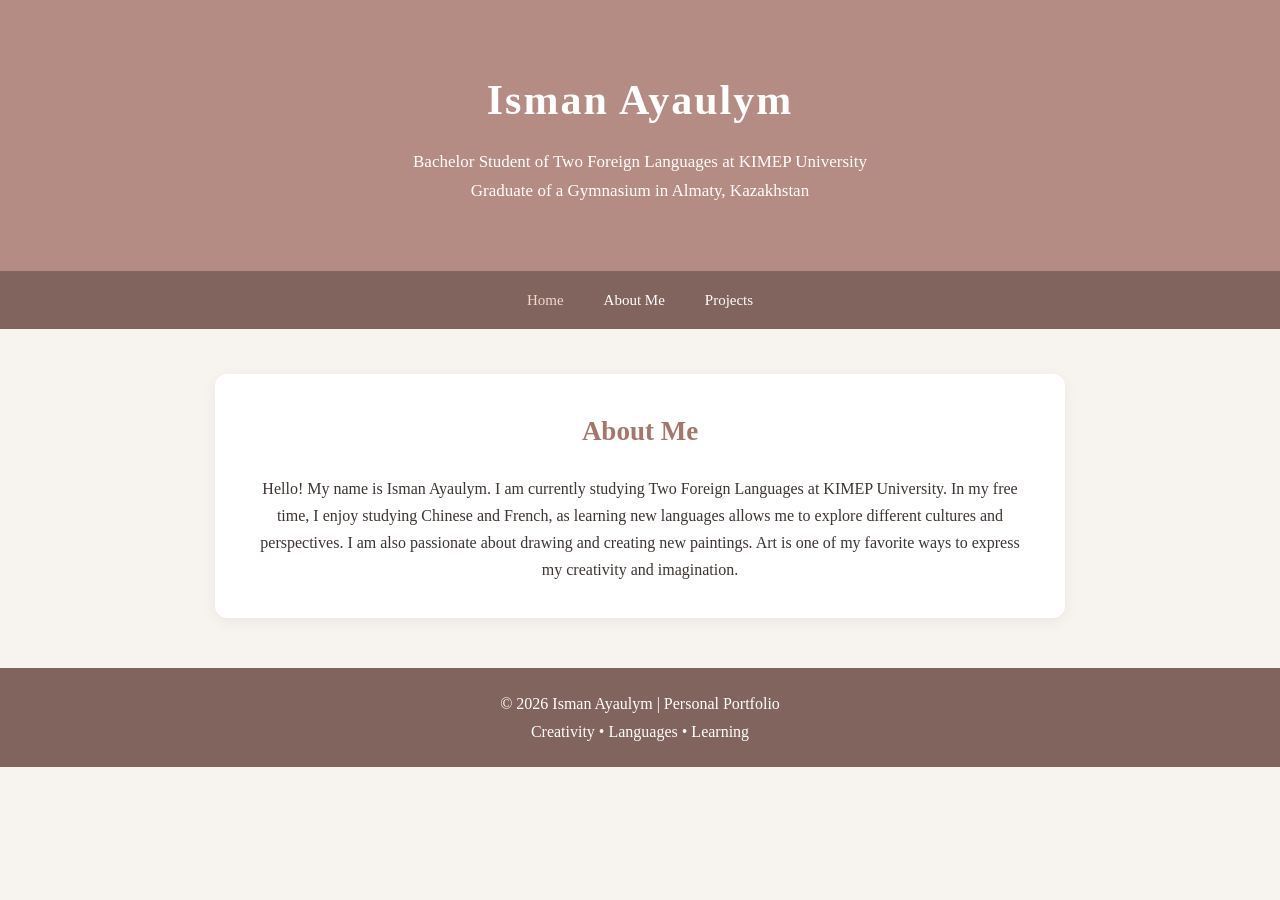
<file: index.html>
<!DOCTYPE html>
<html lang="en">
<head>
    <meta charset="UTF-8">
    <meta name="viewport" content="width=device-width, initial-scale=1.0">
    <title>Isman Ayaulym | Personal Portfolio</title>
    <link rel="stylesheet" href="style.css">
</head>
<body>

    <header>
        <h1>Isman Ayaulym</h1>
        <p>Bachelor Student of Two Foreign Languages at KIMEP University</p>
        <p>Graduate of a Gymnasium in Almaty, Kazakhstan</p>
    </header>

    <nav aria-label="Main navigation">
        <a href="index.html" aria-current="page">Home</a>
        <a href="about.html">About Me</a>
        <a href="projects.html">Projects</a>
    </nav>

    <section class="about">
        <h2>About Me</h2>
        <p>
            Hello! My name is Isman Ayaulym. I am currently studying
            Two Foreign Languages at KIMEP University. In my free time,
            I enjoy studying Chinese and French, as learning new languages
            allows me to explore different cultures and perspectives.
            I am also passionate about drawing and creating new paintings.
            Art is one of my favorite ways to express my creativity and imagination.
        </p>
    </section>

    <footer>
        <p>© 2026 Isman Ayaulym | Personal Portfolio</p>
        <p>Creativity • Languages • Learning</p>
    </footer>

</body>
</html>
</file>
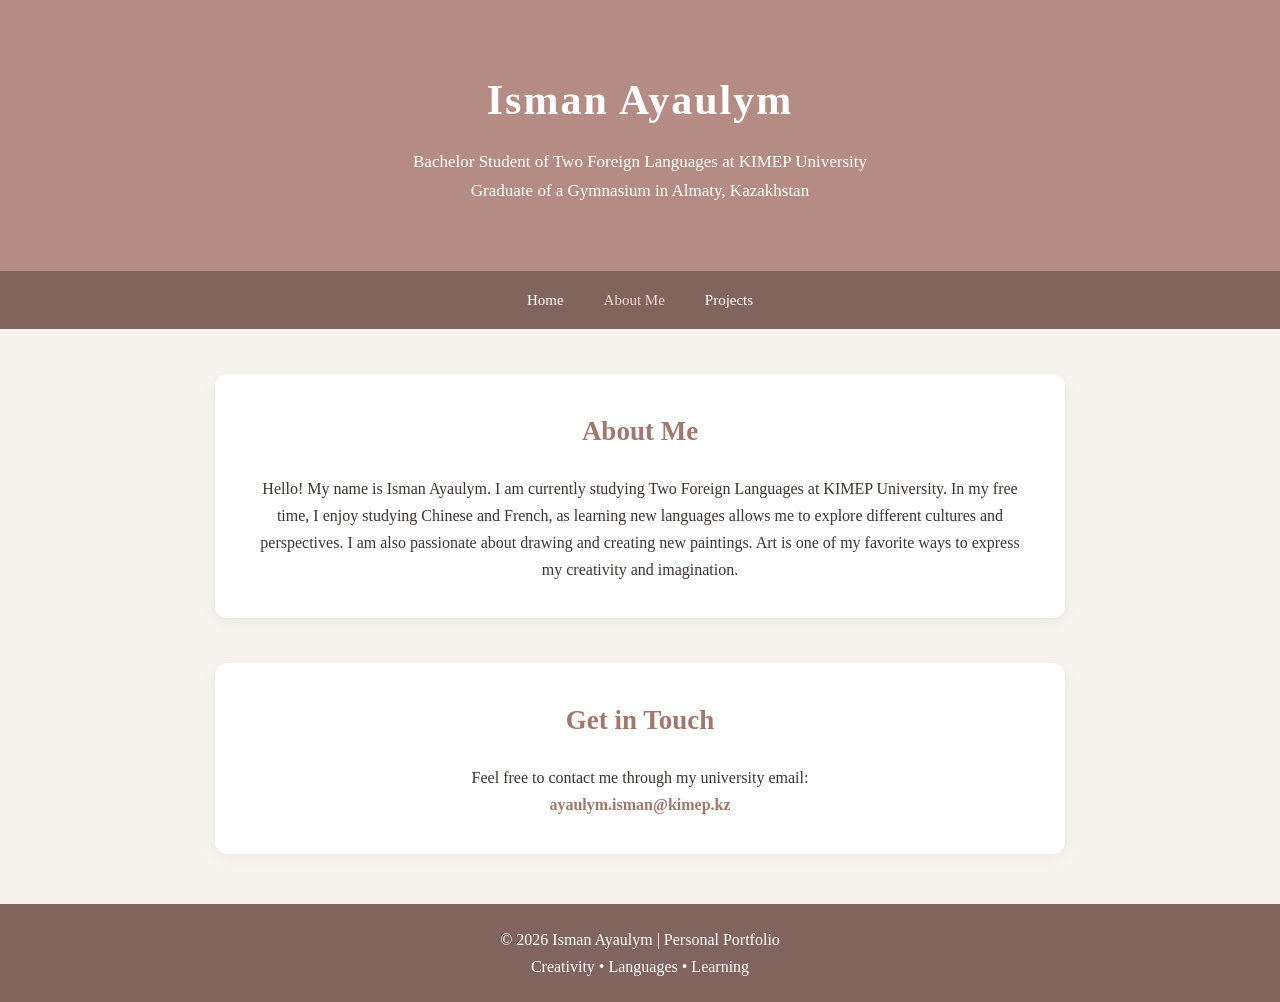
<file: about.html>
<!DOCTYPE html>
<html lang="en">
<head>
    <meta charset="UTF-8">
    <meta name="viewport" content="width=device-width, initial-scale=1.0">
    <title>Isman Ayaulym | Personal Portfolio</title>
    <link rel="stylesheet" href="style.css">
</head>
<body>

    <header>
        <h1>Isman Ayaulym</h1>
        <p>Bachelor Student of Two Foreign Languages at KIMEP University</p>
        <p>Graduate of a Gymnasium in Almaty, Kazakhstan</p>
    </header>

    <nav aria-label="Main navigation">
        <a href="index.html">Home</a>
        <a href="about.html" aria-current="page">About Me</a>
        <a href="projects.html">Projects</a>
    </nav>

    <section id="about" class="about">
        <h2>About Me</h2>
        <p>
            Hello! My name is Isman Ayaulym. I am currently studying
            Two Foreign Languages at KIMEP University. In my free time,
            I enjoy studying Chinese and French, as learning new languages
            allows me to explore different cultures and perspectives.
            I am also passionate about drawing and creating new paintings.
            Art is one of my favorite ways to express my creativity and imagination.
        </p>
    </section>

    <section id="contact" class="contact">
        <h2>Get in Touch</h2>
        <p>Feel free to contact me through my university email:</p>
        <p>
            <a href="mailto:ayaulym.isman@kimep.kz">
                ayaulym.isman@kimep.kz
            </a>
        </p>
    </section>

    <footer>
        <p>© 2026 Isman Ayaulym | Personal Portfolio</p>
        <p>Creativity • Languages • Learning</p>
    </footer>

</body>
</html>
</file>
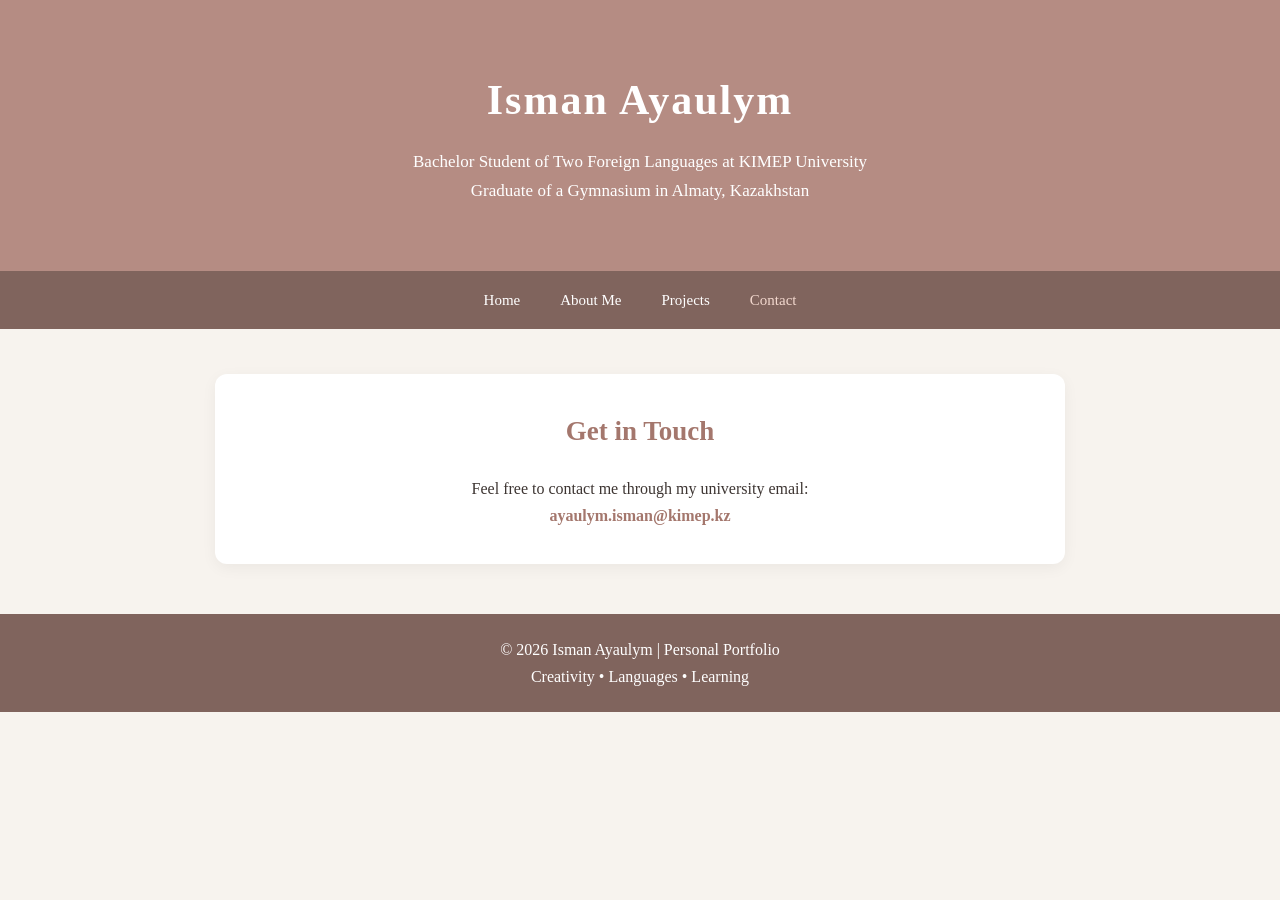
<file: contact.html>
<!DOCTYPE html>
<html lang="en">
<head>
    <meta charset="UTF-8">
    <meta name="viewport" content="width=device-width, initial-scale=1.0">
    <title>Isman Ayaulym | Personal Portfolio</title>
    <link rel="stylesheet" href="style.css">
</head>
<body>

    <header>
        <h1>Isman Ayaulym</h1>
        <p>Bachelor Student of Two Foreign Languages at KIMEP University</p>
        <p>Graduate of a Gymnasium in Almaty, Kazakhstan</p>
    </header>

    <nav aria-label="Main navigation">
        <a href="index.html">Home</a>
        <a href="about.html">About Me</a>
        <a href="projects.html">Projects</a>
        <a href="contact.html" aria-current="page">Contact</a>
    </nav>

    <section id="contact" class="contact">
        <h2>Get in Touch</h2>
        <p>Feel free to contact me through my university email:</p>
        <p>
            <a href="mailto:ayaulym.isman@kimep.kz">
                ayaulym.isman@kimep.kz
            </a>
        </p>
    </section>

    <footer>
        <p>© 2026 Isman Ayaulym | Personal Portfolio</p>
        <p>Creativity • Languages • Learning</p>
    </footer>

</body>
</html>
</file>
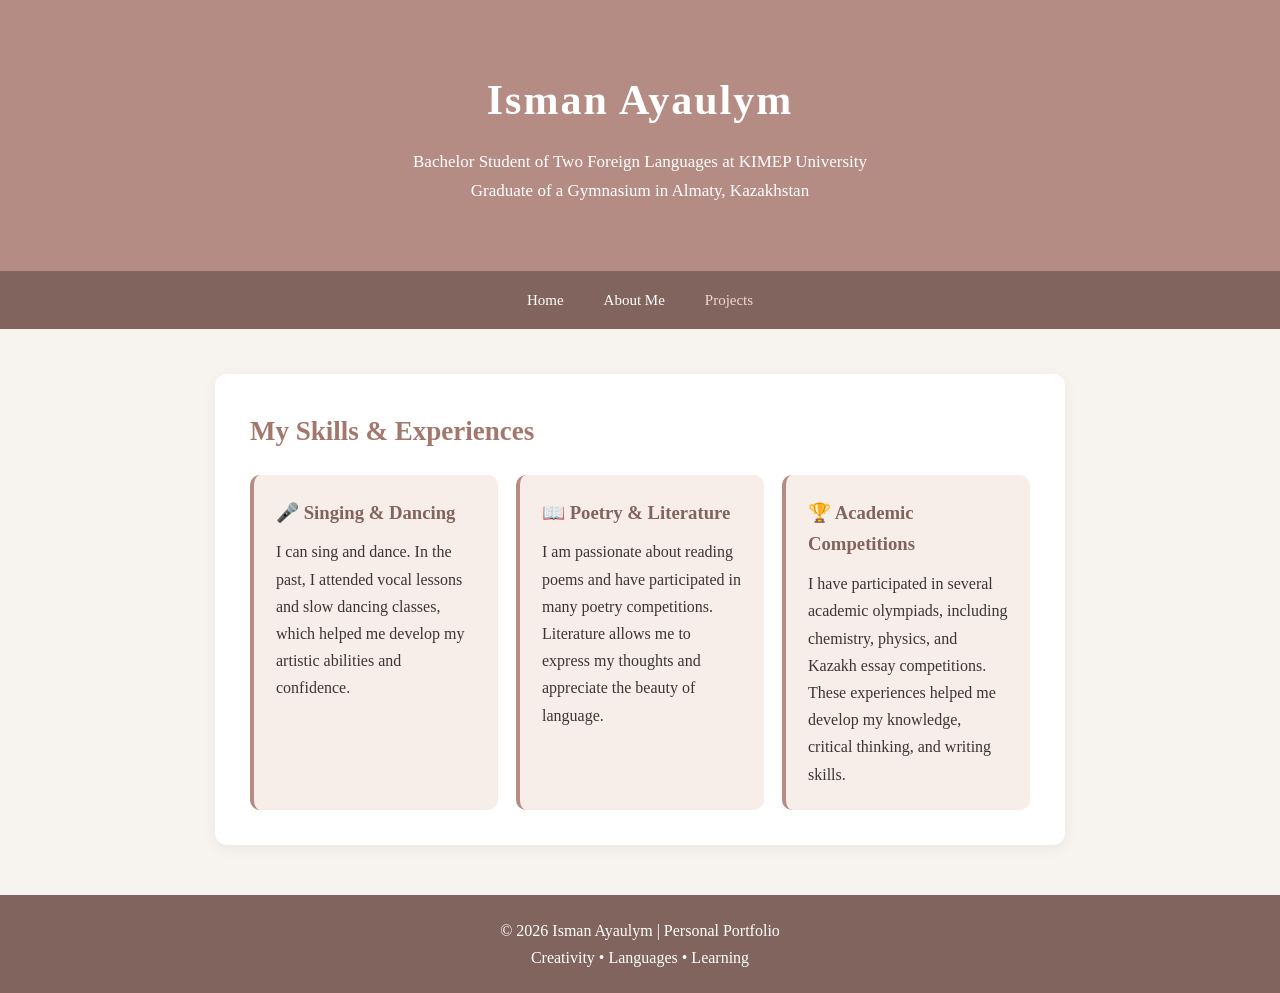
<file: projects.html>
<!DOCTYPE html>
<html lang="en">
<head>
    <meta charset="UTF-8">
    <meta name="viewport" content="width=device-width, initial-scale=1.0">
    <title>Isman Ayaulym | Personal Portfolio</title>
    <link rel="stylesheet" href="style.css">
</head>
<body>

    <header>
        <h1>Isman Ayaulym</h1>
        <p>Bachelor Student of Two Foreign Languages at KIMEP University</p>
        <p>Graduate of a Gymnasium in Almaty, Kazakhstan</p>
    </header>

    <nav aria-label="Main navigation">
        <a href="index.html">Home</a>
        <a href="about.html">About Me</a>
        <a href="projects.html" aria-current="page">Projects</a>
    </nav>

    <section id="skills">
        <h2>My Skills & Experiences</h2>

        <div class="skills-container">
            <div class="skill-card">
                <h3>🎤 Singing & Dancing</h3>
                <p>
                    I can sing and dance. In the past, I attended
                    vocal lessons and slow dancing classes, which helped
                    me develop my artistic abilities and confidence.
                </p>
            </div>

            <div class="skill-card">
                <h3>📖 Poetry & Literature</h3>
                <p>
                    I am passionate about reading poems and have
                    participated in many poetry competitions.
                    Literature allows me to express my thoughts
                    and appreciate the beauty of language.
                </p>
            </div>

            <div class="skill-card">
                <h3>🏆 Academic Competitions</h3>
                <p>
                    I have participated in several academic olympiads,
                    including chemistry, physics, and Kazakh essay
                    competitions. These experiences helped me develop
                    my knowledge, critical thinking, and writing skills.
                </p>
            </div>
        </div>
    </section>

    <footer>
        <p>© 2026 Isman Ayaulym | Personal Portfolio</p>
        <p>Creativity • Languages • Learning</p>
    </footer>

</body>
</html>
</file>
<file: style.css>
* {
    margin: 0;
    padding: 0;
    box-sizing: border-box;
}

body {
    font-family: 'Georgia', serif;
    background: #f7f3ee;
    color: #3d3532;
    line-height: 1.7;
}

header {
    background: #b58c83;
    color: white;
    text-align: center;
    padding: 65px 20px;
}

header h1 {
    font-size: 42px;
    margin-bottom: 12px;
    letter-spacing: 2px;
}

header p {
    font-size: 17px;
}

nav {
    background: #80645d;
    padding: 15px;
    text-align: center;
}

nav a {
    color: white;
    text-decoration: none;
    margin: 0 18px;
    font-size: 15px;
}

nav a:hover,
nav a[aria-current="page"] {
    color: #f2d8ce;
}

section {
    max-width: 850px;
    margin: 45px auto;
    padding: 35px;
    background: white;
    border-radius: 12px;
    box-shadow: 0 4px 15px rgba(0,0,0,0.05);
}

h2 {
    color: #a4776d;
    margin-bottom: 20px;
    font-size: 27px;
}

.about {
    text-align: center;
}

.skills-container {
    display: grid;
    grid-template-columns: repeat(auto-fit, minmax(200px, 1fr));
    gap: 18px;
}

.skill-card {
    background: #f7eeea;
    padding: 22px;
    border-radius: 10px;
    border-left: 4px solid #b58c83;
}

.skill-card h3 {
    color: #80645d;
    margin-bottom: 10px;
}

.contact {
    text-align: center;
}

.contact a {
    color: #a4776d;
    font-weight: bold;
    text-decoration: none;
}

.contact a:hover {
    text-decoration: underline;
}

footer {
    text-align: center;
    background: #80645d;
    color: white;
    padding: 22px;
    margin-top: 50px;
}

@media (max-width: 600px) {
    header h1 {
        font-size: 30px;
    }

    nav a {
        display: inline-block;
        margin: 4px 8px;
        font-size: 13px;
    }

    section {
        margin: 25px 15px;
        padding: 25px;
    }
}
</file>
